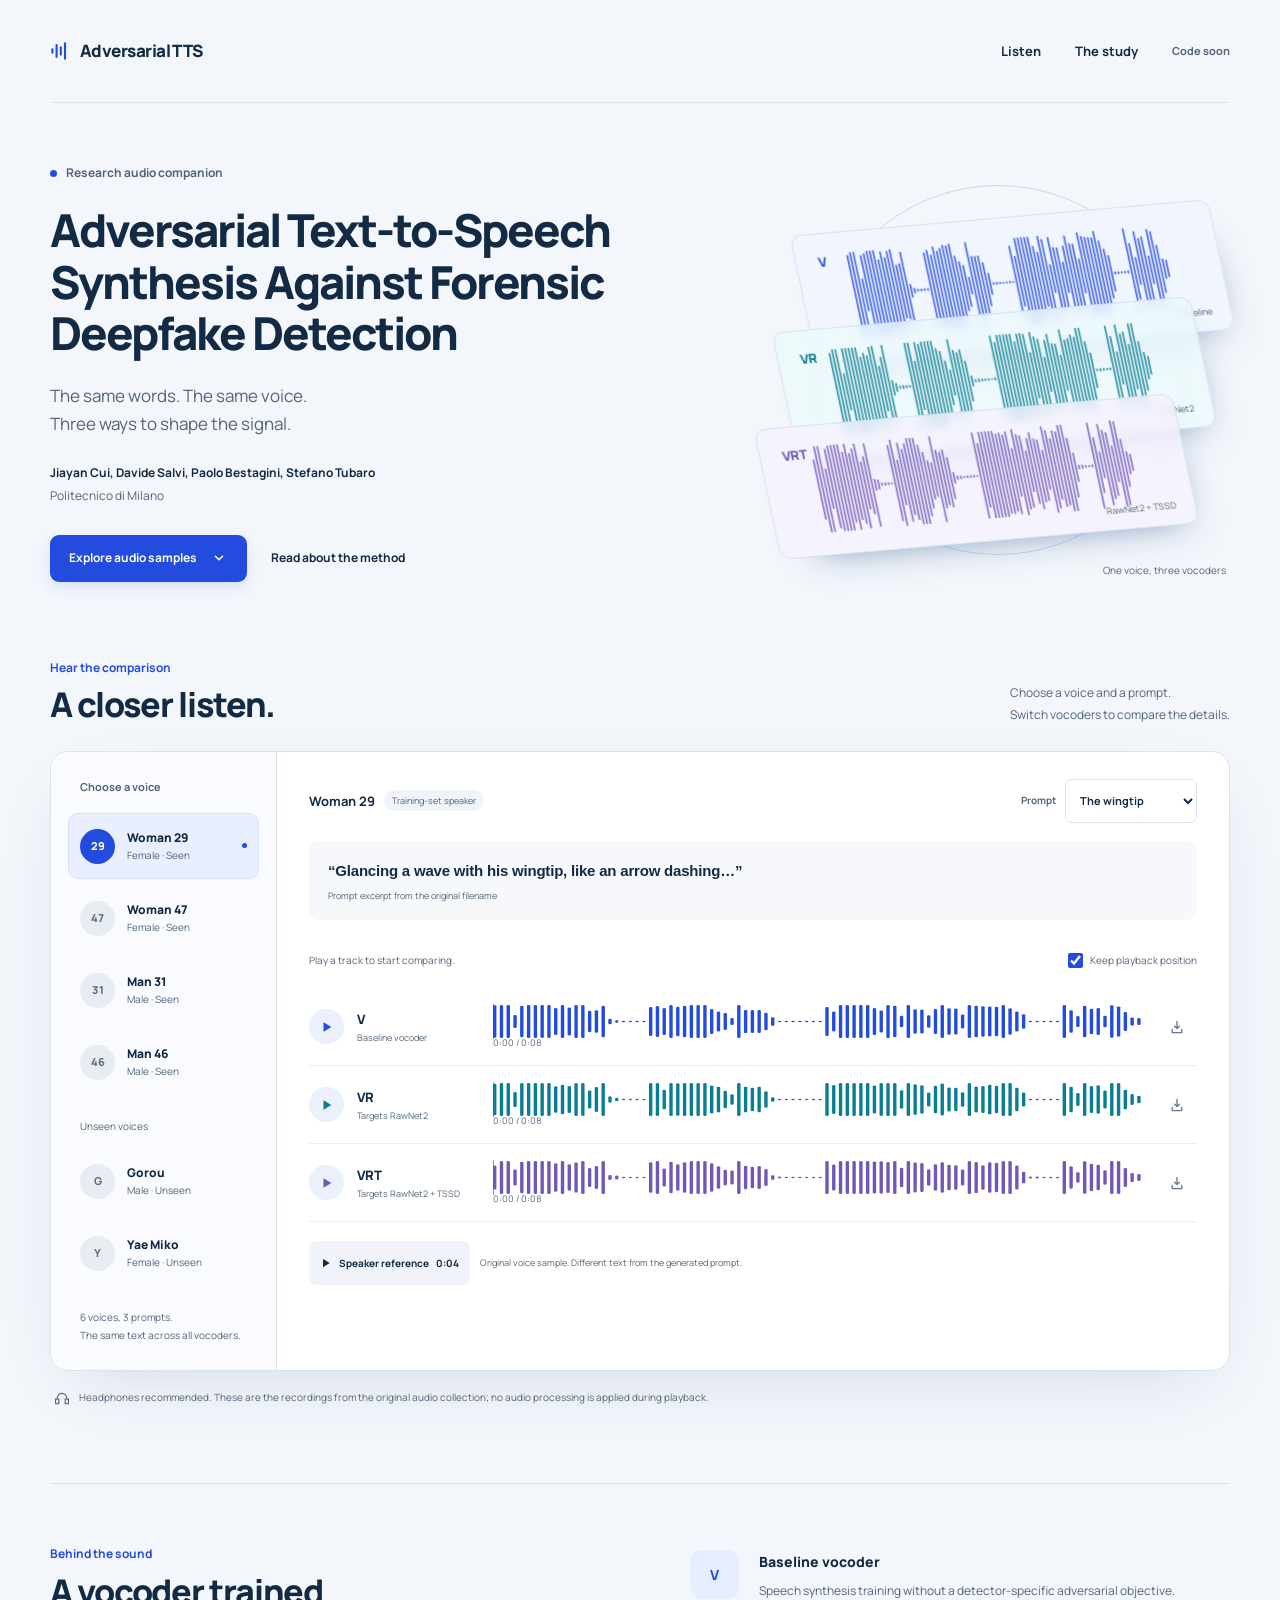
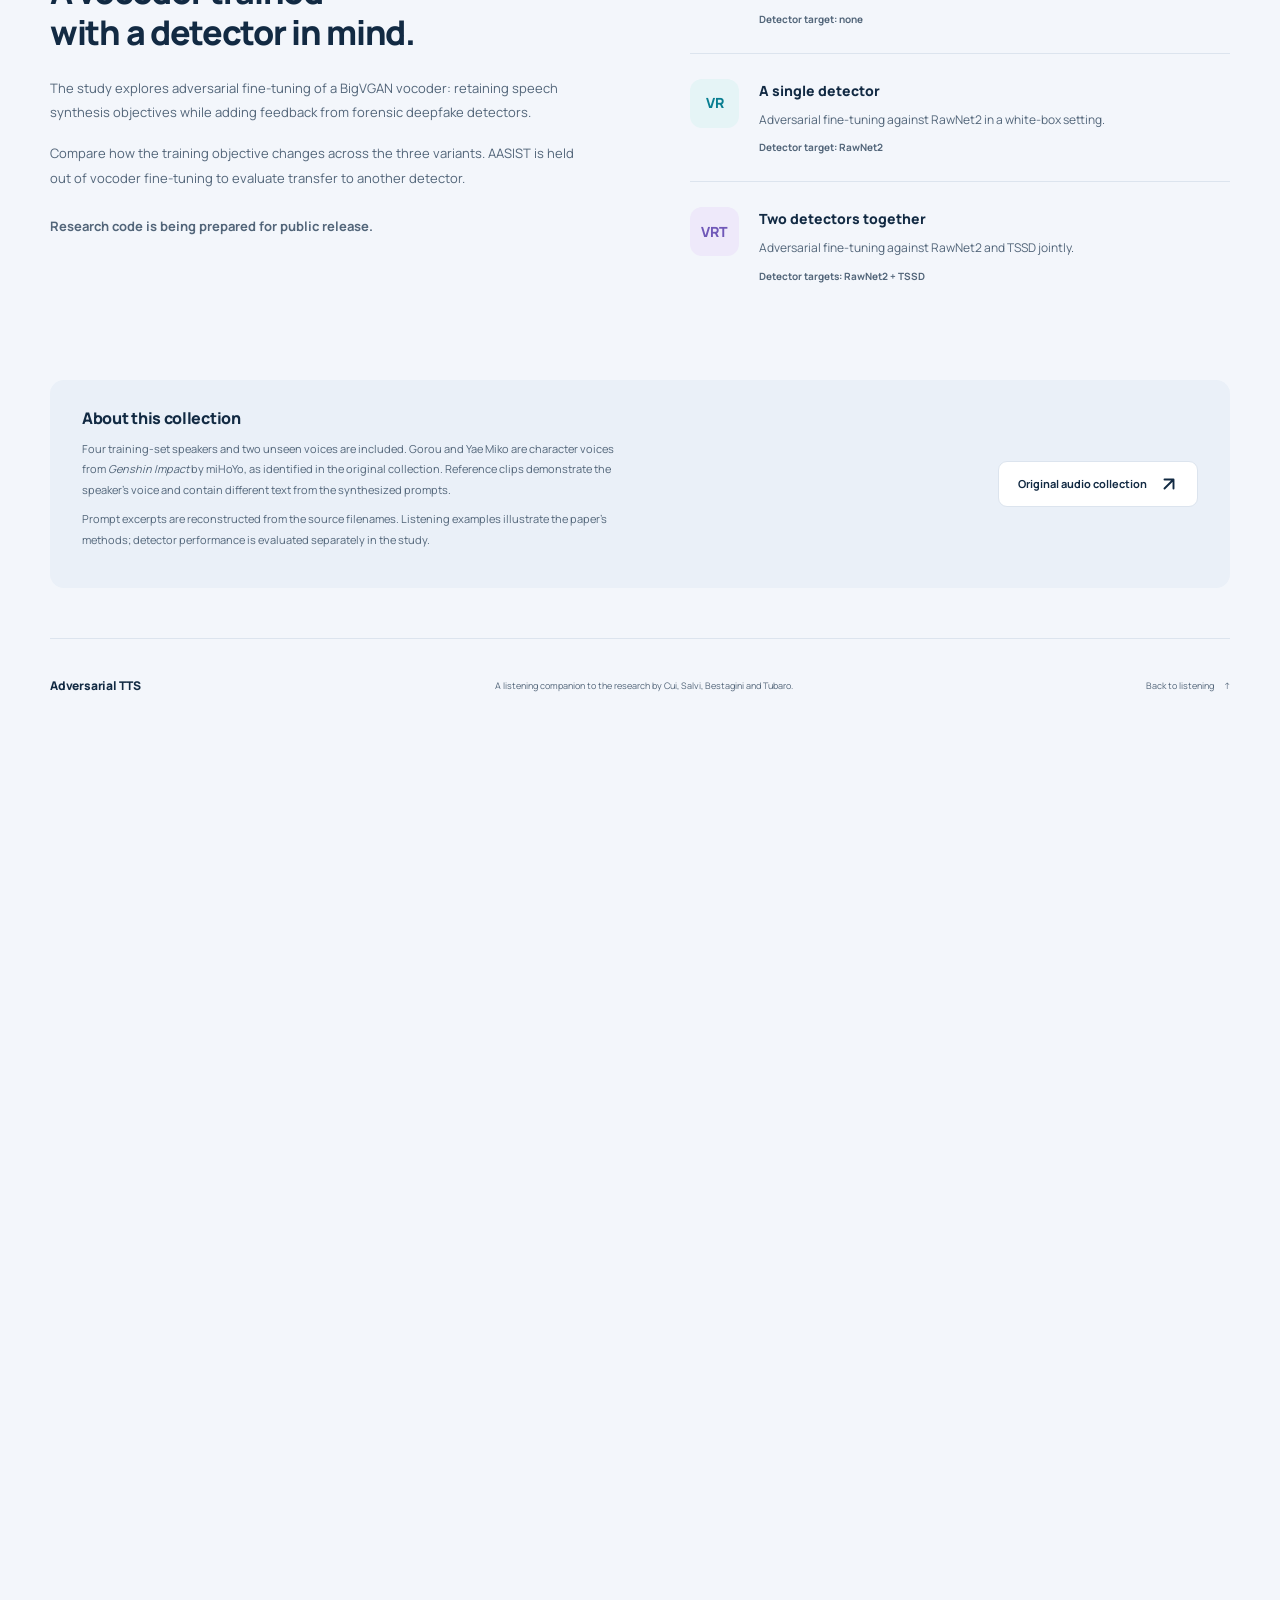
<file: index.html>
<!doctype html>
<html lang="en"><head><meta charset="utf-8"><meta name="viewport" content="width=device-width,initial-scale=1"><meta http-equiv="refresh" content="0;url=bigvgan-spl/"><link rel="canonical" href="https://cocii.github.io/bigvgan-spl/"><title>Adversarial TTS audio samples</title></head><body><p><a href="bigvgan-spl/">Open the Adversarial TTS audio samples.</a></p></body></html>
</file>
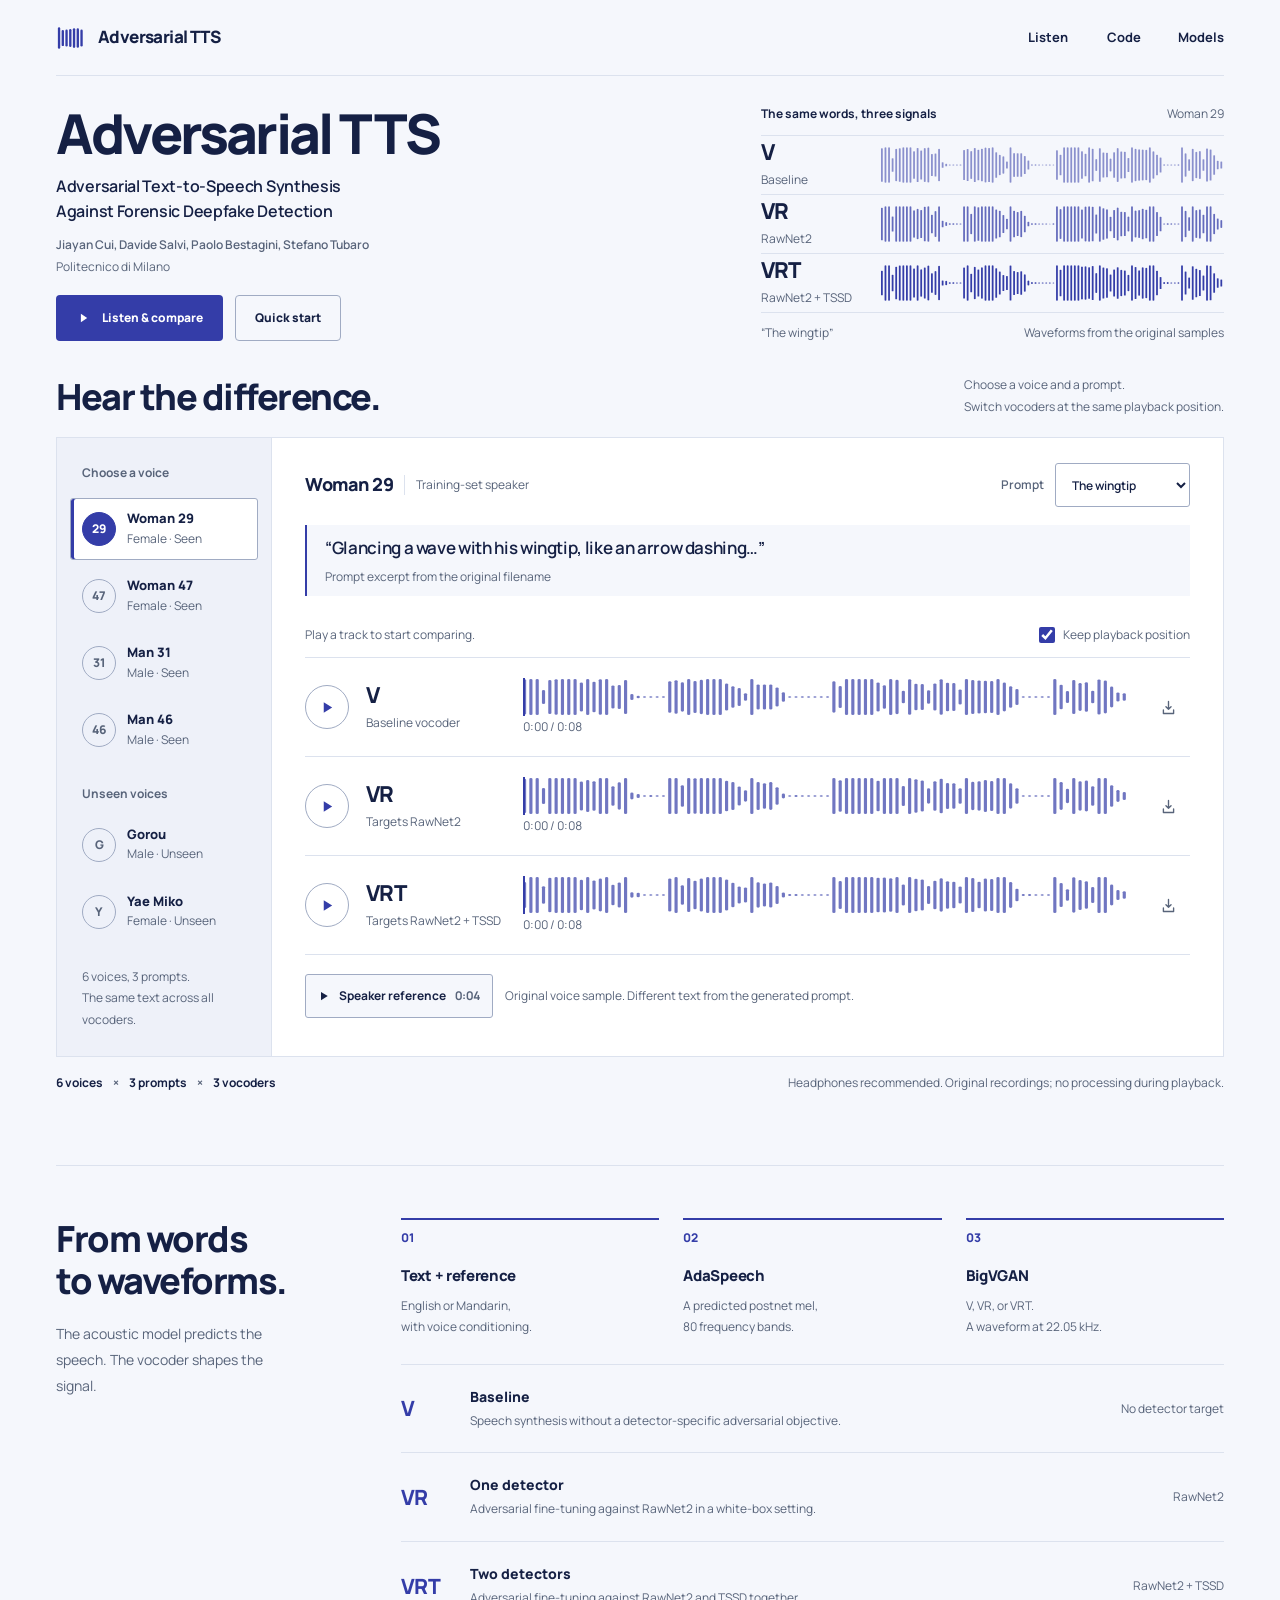
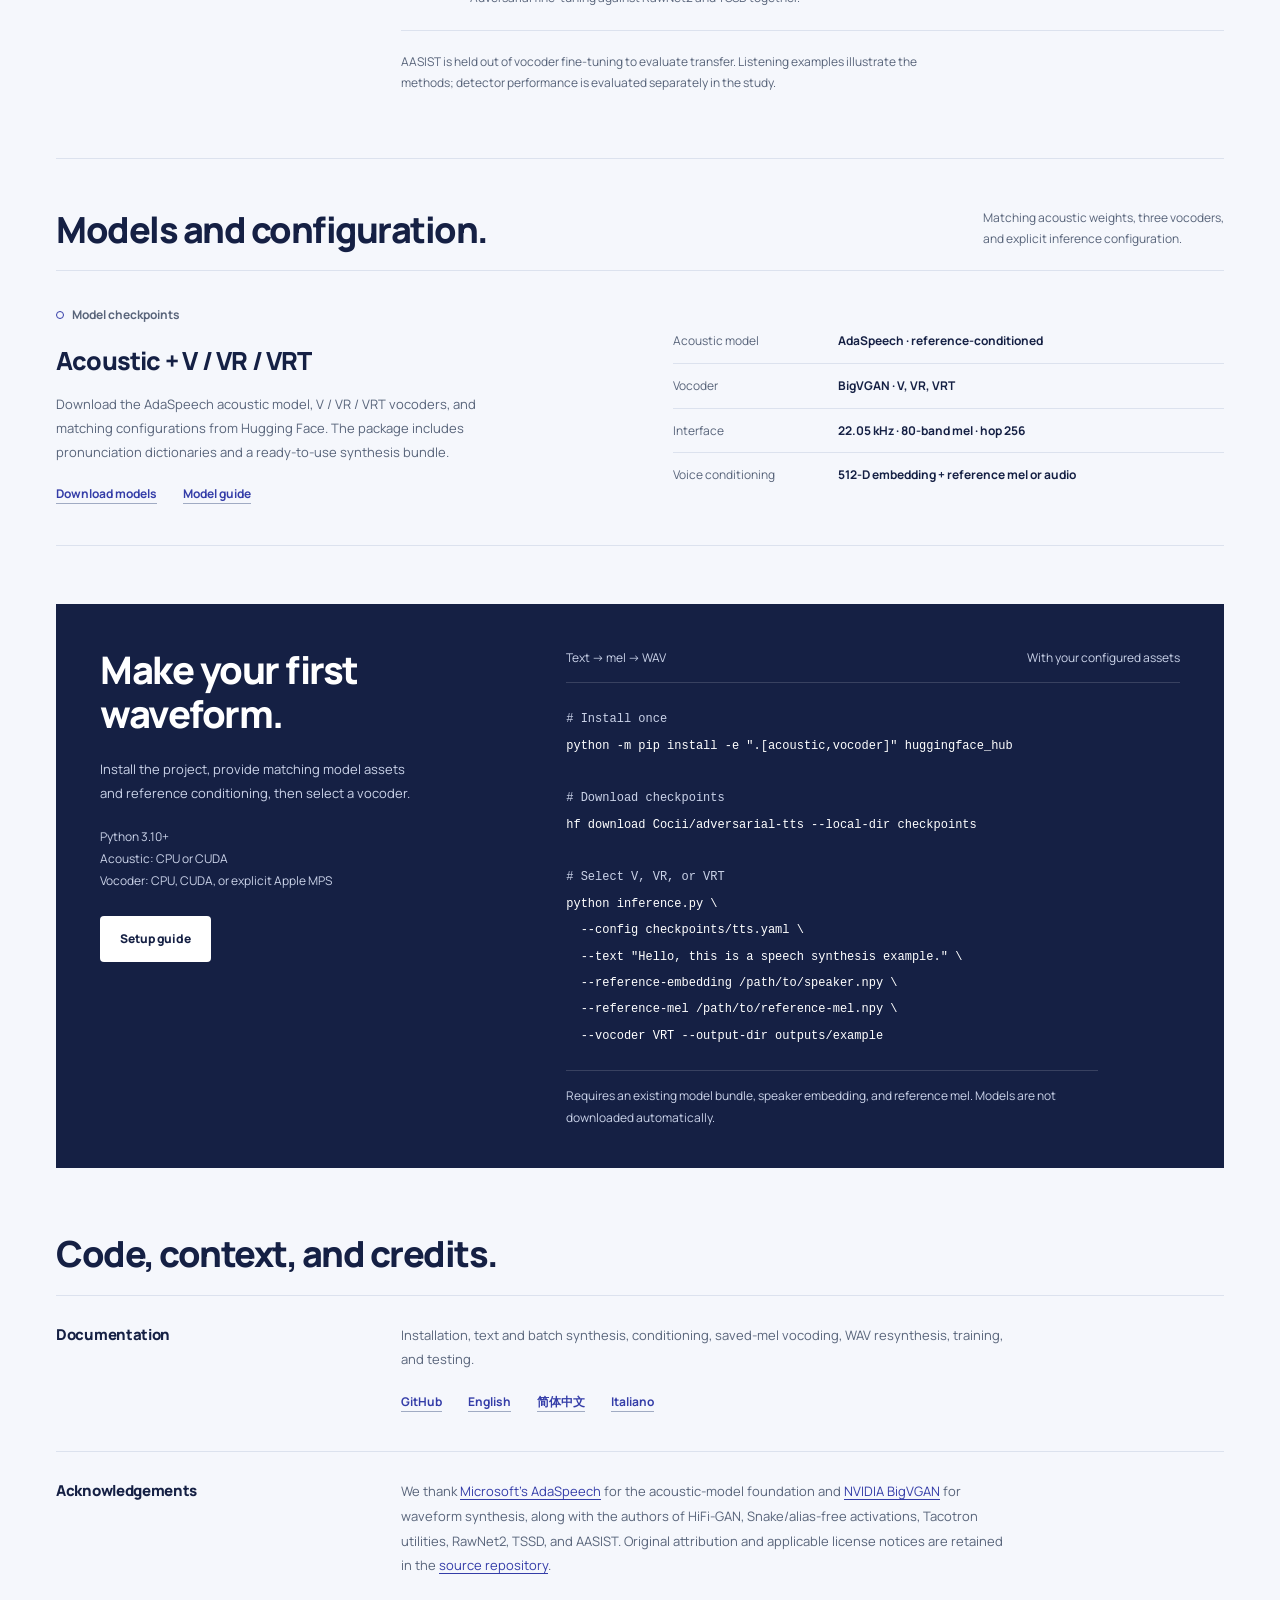
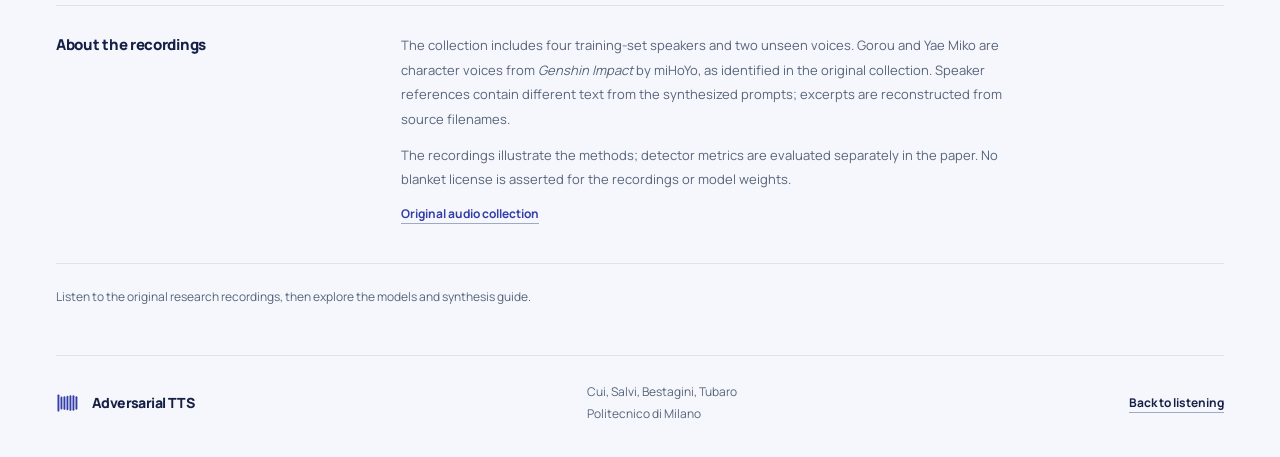
<file: adversarial-tts/index.html>
<!doctype html>
<html lang="en">
<head>
  <meta charset="utf-8">
  <meta name="viewport" content="width=device-width,initial-scale=1">
  <meta name="theme-color" content="#F5F7FC">
  <meta name="description" content="Listen, compare, and synthesize. Reference-conditioned AdaSpeech with three BigVGAN vocoders: V, VR, and VRT.">
  <meta property="og:type" content="website">
  <meta property="og:title" content="Adversarial TTS · Listen and compare">
  <meta property="og:description" content="The audio companion to Adversarial Text-to-Speech Synthesis Against Forensic Deepfake Detection.">
  <meta property="og:url" content="https://cocii.github.io/adversarial-tts/">
  <meta property="og:image" content="https://cocii.github.io/adversarial-tts/assets/cover.svg">
  <meta property="og:image:alt" content="Adversarial TTS with waveforms drawn from the original audio samples">
  <link rel="canonical" href="https://cocii.github.io/adversarial-tts/">
  <title>Adversarial TTS · Listen and compare</title>
  <link rel="icon" type="image/svg+xml" href="assets/favicon.svg">
  <link rel="preload" href="assets/fonts/manrope-400.ttf" as="font" type="font/ttf" crossorigin>
  <link rel="preload" href="assets/fonts/manrope-800.ttf" as="font" type="font/ttf" crossorigin>
  <link rel="stylesheet" href="style.css">
  <script type="module" src="app.js"></script>
</head>
<body>
  <a class="skip-link" href="#listen">Skip to audio samples</a>
  <header class="site-header wrap">
    <a class="brand" href="#top"><img src="assets/favicon.svg" width="30" height="30" alt=""><span>Adversarial TTS</span></a>
    <nav aria-label="Main navigation"><a href="#listen">Listen</a><a href="https://github.com/Cocii/adversarial-tts">Code</a><a href="#models">Models</a></nav>
  </header>
  <main id="top">
    <section class="hero wrap" aria-labelledby="project-title">
      <div class="hero-copy">
        <h1 id="project-title">Adversarial TTS</h1>
        <p class="paper-title">Adversarial Text-to-Speech Synthesis <br class="desktop-break"> Against Forensic Deepfake Detection</p>
        <p class="authors">Jiayan Cui, Davide Salvi, Paolo Bestagini, Stefano Tubaro</p>
        <p class="affiliation">Politecnico di Milano</p>
        <div class="hero-actions"><a class="button primary" href="#listen"><svg viewBox="0 0 20 20" aria-hidden="true"><path d="m7 4 9 6-9 6Z"/></svg>Listen &amp; compare</a><a class="button secondary" href="#quick-start">Quick start</a></div>
      </div>
      <figure class="signal-study" aria-labelledby="signal-caption">
        <div class="signal-heading"><span>The same words, three signals</span><span>Woman 29</span></div>
        <div class="signal-row"><div><strong>V</strong><span>Baseline</span></div><svg class="hero-wave" data-method="v" viewBox="0 0 384 110" preserveAspectRatio="none" aria-hidden="true"></svg></div>
        <div class="signal-row"><div><strong>VR</strong><span>RawNet2</span></div><svg class="hero-wave" data-method="vr" viewBox="0 0 384 110" preserveAspectRatio="none" aria-hidden="true"></svg></div>
        <div class="signal-row"><div><strong>VRT</strong><span>RawNet2 + TSSD</span></div><svg class="hero-wave" data-method="vrt" viewBox="0 0 384 110" preserveAspectRatio="none" aria-hidden="true"></svg></div>
        <figcaption id="signal-caption"><span>“The wingtip”</span><span>Waveforms from the original samples</span></figcaption>
      </figure>
    </section>

    <section id="listen" class="listening-section wrap" aria-labelledby="listen-title">
      <div class="section-heading"><div><h2 id="listen-title">Hear the difference.</h2></div><p>Choose a voice and a prompt. <br> Switch vocoders at the same playback position.</p></div>
      <div id="workspace" class="workspace" aria-busy="true"><p class="initial-state" role="status">Loading the audio collection…</p></div>
      <noscript><p>This listening interface needs JavaScript. You can also listen on the <a href="https://h0yjmbl9to9.feishu.cn/docx/FH7mdd1dco6xDkxFlhPchve8nyh">original audio samples page</a>.</p></noscript>
      <div class="listening-notes"><p>6 voices <span>×</span> 3 prompts <span>×</span> 3 vocoders</p><p>Headphones recommended. Original recordings; no processing during playback.</p></div>
      <p id="player-status" class="sr-only" role="status" aria-live="polite"></p>
    </section>

    <section id="study" class="study-section wrap" aria-labelledby="study-title">
      <div class="study-heading"><h2 id="study-title">From words <br> to waveforms.</h2><p>The acoustic model predicts the speech. The vocoder shapes the signal.</p></div>
      <div class="method-content">
        <ol class="pipeline" aria-label="Synthesis pipeline">
          <li><span class="step-number">01</span><h3>Text + reference</h3><p>English or Mandarin, <br> with voice conditioning.</p></li>
          <li><span class="step-number">02</span><h3>AdaSpeech</h3><p>A predicted postnet mel, <br> 80 frequency bands.</p></li>
          <li><span class="step-number">03</span><h3>BigVGAN</h3><p>V, VR, or VRT. <br> A waveform at 22.05 kHz.</p></li>
        </ol>
        <div class="method-list">
          <article class="method-description"><span class="method-symbol">V</span><div><h3>Baseline</h3><p>Speech synthesis without a detector-specific adversarial objective.</p></div><span class="method-target">No detector target</span></article>
          <article class="method-description"><span class="method-symbol">VR</span><div><h3>One detector</h3><p>Adversarial fine-tuning against RawNet2 in a white-box setting.</p></div><span class="method-target">RawNet2</span></article>
          <article class="method-description"><span class="method-symbol">VRT</span><div><h3>Two detectors</h3><p>Adversarial fine-tuning against RawNet2 and TSSD together.</p></div><span class="method-target">RawNet2 + TSSD</span></article>
        </div>
        <p class="method-note">AASIST is held out of vocoder fine-tuning to evaluate transfer. Listening examples illustrate the methods; detector performance is evaluated separately in the study.</p>
      </div>
    </section>

    <section id="models" class="models-section wrap" aria-labelledby="models-title">
      <div class="section-heading"><h2 id="models-title">Models and configuration.</h2><p>Matching acoustic weights, three vocoders, <br> and explicit inference configuration.</p></div>
      <div class="model-release">
        <div class="release-copy"><span class="release-status"><span aria-hidden="true"></span>Model checkpoints</span><h3>Acoustic + V / VR / VRT</h3><p>Download the AdaSpeech acoustic model, V / VR / VRT vocoders, and matching configurations from Hugging Face. The package includes pronunciation dictionaries and a ready-to-use synthesis bundle.</p><div class="resource-links"><a class="text-link" href="https://huggingface.co/Cocii/adversarial-tts/tree/main">Download models</a><a class="text-link" href="https://github.com/Cocii/adversarial-tts/blob/master/docs/MODELS.md">Model guide</a></div></div>
        <dl class="model-specs"><div><dt>Acoustic model</dt><dd>AdaSpeech · reference-conditioned</dd></div><div><dt>Vocoder</dt><dd>BigVGAN · V, VR, VRT</dd></div><div><dt>Interface</dt><dd>22.05 kHz · 80-band mel · hop 256</dd></div><div><dt>Voice conditioning</dt><dd>512-D embedding + reference mel or audio</dd></div></dl>
      </div>
    </section>

    <section id="quick-start" class="quick-start wrap" aria-labelledby="quick-start-title">
      <div class="quick-start-copy"><h2 id="quick-start-title">Make your first <br> waveform.</h2><p>Install the project, provide matching model assets and reference conditioning, then select a vocoder.</p><p class="quick-start-requirement">Python 3.10+ <br> Acoustic: CPU or CUDA <br> Vocoder: CPU, CUDA, or explicit Apple MPS</p><a class="button light" href="https://github.com/Cocii/adversarial-tts/blob/master/README.md">Setup guide</a></div>
      <div class="code-example"><div class="code-heading"><span>Text → mel → WAV</span><span>With your configured assets</span></div><pre><code><span class="code-comment"># Install once</span>
python -m pip install -e ".[acoustic,vocoder]" huggingface_hub

<span class="code-comment"># Download checkpoints</span>
hf download Cocii/adversarial-tts --local-dir checkpoints

<span class="code-comment"># Select V, VR, or VRT</span>
python inference.py \
  --config checkpoints/tts.yaml \
  --text "Hello, this is a speech synthesis example." \
  --reference-embedding /path/to/speaker.npy \
  --reference-mel /path/to/reference-mel.npy \
  --vocoder VRT --output-dir outputs/example</code></pre><p>Requires an existing model bundle, speaker embedding, and reference mel. Models are not downloaded automatically.</p></div>
    </section>

    <section id="resources" class="resources-section wrap" aria-labelledby="resources-title">
      <div class="section-heading"><h2 id="resources-title">Code, context, and credits.</h2></div>
      <div class="resource-list">
        <article class="resource-row"><h3>Documentation</h3><div><p>Installation, text and batch synthesis, conditioning, saved-mel vocoding, WAV resynthesis, training, and testing.</p><div class="resource-links"><a class="text-link" href="https://github.com/Cocii/adversarial-tts">GitHub</a><a class="text-link" href="https://github.com/Cocii/adversarial-tts/blob/master/README.md">English</a><a class="text-link" href="https://github.com/Cocii/adversarial-tts/blob/master/README.zh-CN.md" lang="zh-CN">简体中文</a><a class="text-link" href="https://github.com/Cocii/adversarial-tts/blob/master/README.it.md" lang="it">Italiano</a></div></div></article>
        <article class="resource-row"><h3>Acknowledgements</h3><div><p>We thank <a href="https://speechresearch.github.io/adaspeech/">Microsoft’s AdaSpeech</a> for the acoustic-model foundation and <a href="https://github.com/NVIDIA/BigVGAN">NVIDIA BigVGAN</a> for waveform synthesis, along with the authors of HiFi-GAN, Snake/alias-free activations, Tacotron utilities, RawNet2, TSSD, and AASIST. Original attribution and applicable license notices are retained in the <a href="https://github.com/Cocii/adversarial-tts/blob/master/THIRD_PARTY_NOTICES.md">source repository</a>.</p></div></article>
        <article class="resource-row"><h3>About the recordings</h3><div><p>The collection includes four training-set speakers and two unseen voices. Gorou and Yae Miko are character voices from <i>Genshin Impact</i> by miHoYo, as identified in the original collection. Speaker references contain different text from the synthesized prompts; excerpts are reconstructed from source filenames.</p><p>The recordings illustrate the methods; detector metrics are evaluated separately in the paper. No blanket license is asserted for the recordings or model weights.</p><a class="text-link" href="https://h0yjmbl9to9.feishu.cn/docx/FH7mdd1dco6xDkxFlhPchve8nyh">Original audio collection</a></div></article>
      </div>
      <p class="preview-note">Listen to the original research recordings, then explore the models and synthesis guide.</p>
    </section>
  </main>
  <footer class="site-footer wrap"><a class="brand" href="#top"><img src="assets/favicon.svg" width="24" height="24" alt=""><span>Adversarial TTS</span></a><p>Cui, Salvi, Bestagini, Tubaro <br> Politecnico di Milano</p><a class="text-link" href="#listen">Back to listening</a></footer>
</body>
</html>
</file>
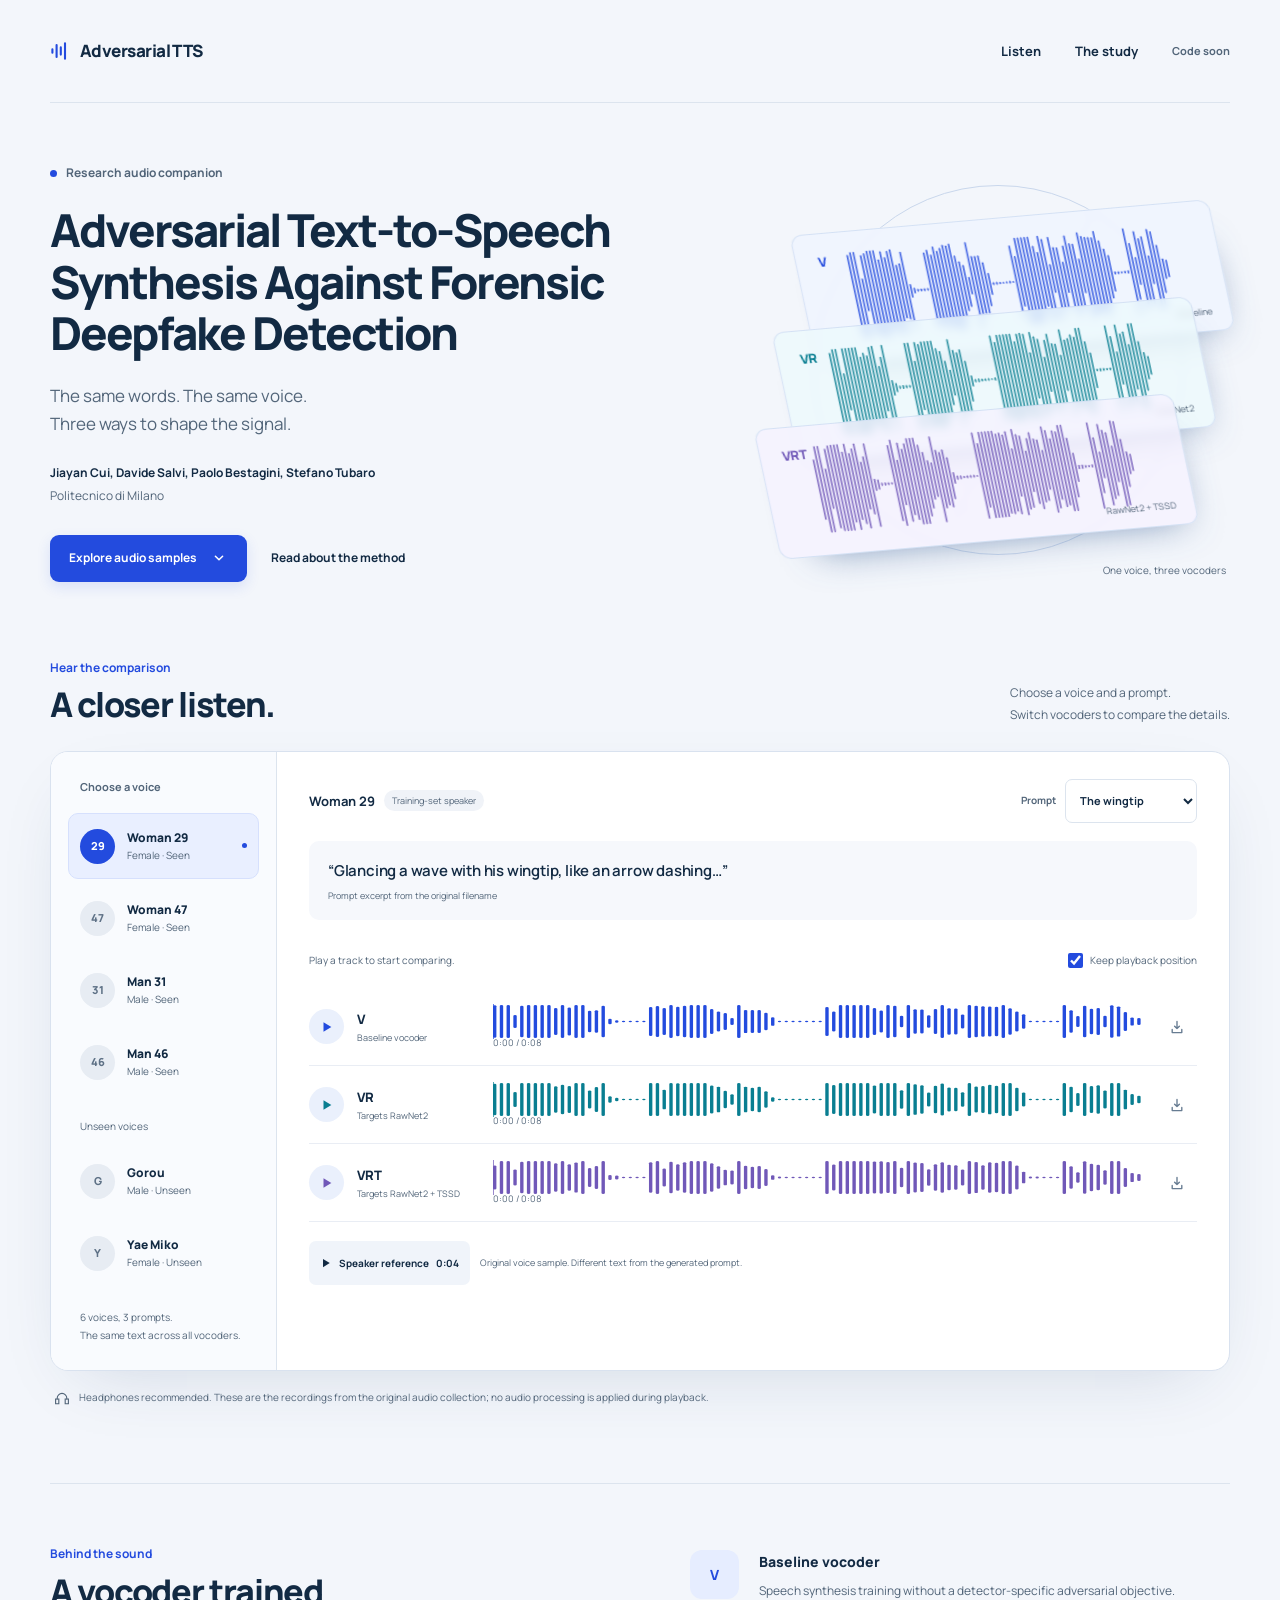
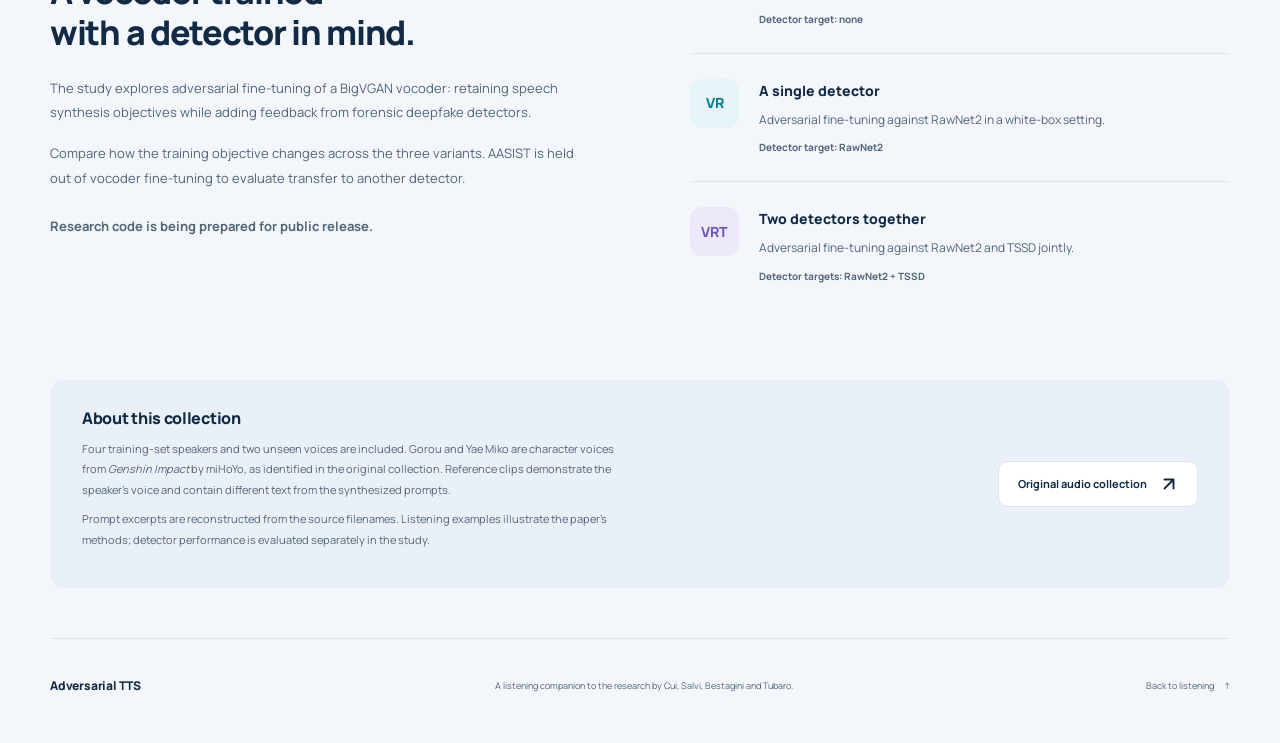
<file: bigvgan-spl/index.html>
<!doctype html>
<html lang="en">
<head>
  <meta charset="utf-8">
  <meta name="viewport" content="width=device-width,initial-scale=1">
  <meta name="theme-color" content="#F3F6FB">
  <meta name="description" content="Listen to audio examples from Adversarial Text-to-Speech Synthesis Against Forensic Deepfake Detection. Compare baseline and detector-aware BigVGAN vocoders.">
  <meta property="og:title" content="Adversarial Text-to-Speech Synthesis Against Forensic Deepfake Detection">
  <meta property="og:description" content="An interactive listening companion: six voices, three prompts, three vocoders.">
  <meta property="og:url" content="https://cocii.github.io/bigvgan-spl/">
  <link rel="canonical" href="https://cocii.github.io/bigvgan-spl/">
  <title>Adversarial TTS · Audio samples</title>
  <link rel="icon" type="image/svg+xml" href="assets/favicon.svg">
  <link rel="preload" href="assets/fonts/manrope-400.ttf" as="font" type="font/ttf" crossorigin>
  <link rel="stylesheet" href="style.css">
  <script type="module" src="app.js"></script>
</head>
<body>
  <a class="skip-link" href="#listen">Skip to audio samples</a>
  <header class="site-header wrap">
    <a class="brand" href="#top" aria-label="Adversarial TTS home"><svg width="30" height="30" viewBox="0 0 30 30" aria-hidden="true"><path d="M4 12v6M11 5v20M18 9v12M25 2v26" fill="none" stroke="currentColor" stroke-width="3.5" stroke-linecap="round"/></svg><span>Adversarial TTS</span></a>
    <nav aria-label="Main navigation"><a href="#listen">Listen</a><a href="#study">The study</a><span class="code-pending" title="The research repository is being prepared for public release.">Code soon</span></nav>
  </header>
  <main id="top">
    <section class="hero wrap" aria-labelledby="paper-title">
      <div class="hero-copy">
        <p class="context"><span class="context-dot"></span> Research audio companion</p>
        <h1 id="paper-title">Adversarial Text-to-Speech Synthesis Against Forensic Deepfake Detection</h1>
        <p class="hero-summary">The same words. The same voice.<br>Three ways to shape the signal.</p>
        <p class="authors">Jiayan Cui, Davide Salvi, Paolo Bestagini, Stefano Tubaro</p>
        <p class="affiliation">Politecnico di Milano</p>
        <div class="hero-actions"><a class="button primary" href="#listen">Explore audio samples <svg viewBox="0 0 20 20" aria-hidden="true"><path d="m6 8 4 4 4-4"/></svg></a><a class="text-link" href="#study">Read about the method</a></div>
      </div>
      <div class="signal-art" aria-hidden="true"><div class="signal-orbit orbit-one"></div><div class="signal-orbit orbit-two"></div><div class="signal-axis"></div><div class="signal-plate plate-v"><span>V</span><svg class="hero-wave" data-method="v" viewBox="0 0 420 110"></svg><small>Baseline</small></div><div class="signal-plate plate-vr"><span>VR</span><svg class="hero-wave" data-method="vr" viewBox="0 0 420 110"></svg><small>RawNet2</small></div><div class="signal-plate plate-vrt"><span>VRT</span><svg class="hero-wave" data-method="vrt" viewBox="0 0 420 110"></svg><small>RawNet2 + TSSD</small></div><p class="art-caption">One voice, three vocoders</p></div>
    </section>

    <section id="listen" class="listening-section wrap" aria-labelledby="listen-title">
      <div class="section-heading"><div><p class="section-kicker">Hear the comparison</p><h2 id="listen-title">A closer listen.</h2></div><p>Choose a voice and a prompt.<br> Switch vocoders to compare the details.</p></div>
      <div id="workspace" class="workspace" aria-busy="true"><p class="initial-state" role="status">Loading the audio collection…</p></div>
      <noscript><p>This listening interface needs JavaScript. You can also listen on the <a href="https://h0yjmbl9to9.feishu.cn/docx/FH7mdd1dco6xDkxFlhPchve8nyh">original audio samples page</a>.</p></noscript>
      <p class="collection-note"><svg viewBox="0 0 20 20" aria-hidden="true"><path d="M4 11V9a6 6 0 0 1 12 0v2M4 10H2v6h4v-6H4Zm12 0h2v6h-4v-6h2Z"/></svg>Headphones recommended. These are the recordings from the original audio collection; no audio processing is applied during playback.</p>
      <p id="player-status" class="sr-only" role="status" aria-live="polite"></p>
    </section>

    <section id="study" class="study-section wrap" aria-labelledby="study-title">
      <div class="study-intro"><p class="section-kicker">Behind the sound</p><h2 id="study-title">A vocoder trained<br>with a detector in mind.</h2><p>The study explores adversarial fine-tuning of a BigVGAN vocoder: retaining speech synthesis objectives while adding feedback from forensic deepfake detectors.</p><p>Compare how the training objective changes across the three variants. AASIST is held out of vocoder fine-tuning to evaluate transfer to another detector.</p><p class="code-release-note">Research code is being prepared for public release.</p></div>
      <div class="method-list"><article class="method-description"><span class="method-symbol method-v">V</span><div><h3>Baseline vocoder</h3><p>Speech synthesis training without a detector-specific adversarial objective.</p><span class="method-target">Detector target: none</span></div></article><article class="method-description"><span class="method-symbol method-vr">VR</span><div><h3>A single detector</h3><p>Adversarial fine-tuning against RawNet2 in a white-box setting.</p><span class="method-target">Detector target: RawNet2</span></div></article><article class="method-description"><span class="method-symbol method-vrt">VRT</span><div><h3>Two detectors together</h3><p>Adversarial fine-tuning against RawNet2 and TSSD jointly.</p><span class="method-target">Detector targets: RawNet2 + TSSD</span></div></article></div>
    </section>

    <section class="source-section wrap" aria-labelledby="collection-title"><div><h2 id="collection-title">About this collection</h2><p>Four training-set speakers and two unseen voices are included. Gorou and Yae Miko are character voices from <i>Genshin Impact</i> by miHoYo, as identified in the original collection. Reference clips demonstrate the speaker’s voice and contain different text from the synthesized prompts.</p><p>Prompt excerpts are reconstructed from the source filenames. Listening examples illustrate the paper’s methods; detector performance is evaluated separately in the study.</p></div><a class="button secondary" href="https://h0yjmbl9to9.feishu.cn/docx/FH7mdd1dco6xDkxFlhPchve8nyh" target="_blank" rel="noopener">Original audio collection <svg viewBox="0 0 16 16" aria-hidden="true"><path d="M4 12 12 4M4 4h8v8"/></svg></a></section>
  </main>
  <footer class="site-footer wrap"><a class="brand footer-brand" href="#top"><span>Adversarial TTS</span></a><p>A listening companion to the research by Cui, Salvi, Bestagini and Tubaro.</p><a href="#listen">Back to listening <span aria-hidden="true">↑</span></a></footer>
</body>
</html>
</file>
<file: adversarial-tts/style.css>
@font-face{font-family:Manrope;src:url(assets/fonts/manrope-400.ttf) format("truetype");font-weight:400;font-style:normal;font-display:swap}
@font-face{font-family:Manrope;src:url(assets/fonts/manrope-600.ttf) format("truetype");font-weight:600;font-style:normal;font-display:swap}
@font-face{font-family:Manrope;src:url(assets/fonts/manrope-700.ttf) format("truetype");font-weight:700;font-style:normal;font-display:swap}
@font-face{font-family:Manrope;src:url(assets/fonts/manrope-800.ttf) format("truetype");font-weight:800;font-style:normal;font-display:swap}
:root{
  --silver:#f5f7fc;--white:#fff;--ink:#152044;--indigo:#343da8;
  --muted:#58647a;--border:#dce2ee;--tint:#e9ecf8;--error:#a82e3d;
  --control-border:#a0abc3;--dark-muted:#cbd3e9;--soft-line:#ffffff26;
}
*{box-sizing:border-box}
html{scroll-behavior:smooth;scroll-padding-top:24px}
body{margin:0;background:var(--silver);color:var(--ink);font:400 16px/1.65 Manrope,Arial,sans-serif;-webkit-font-smoothing:antialiased}
button,input,select{font:inherit}
button,a,input,select{-webkit-tap-highlight-color:transparent}
button,a{touch-action:manipulation}
button{cursor:pointer;color:inherit;border:0}
button:disabled{cursor:wait}
a{color:inherit;text-decoration:none}
img,svg{display:block}
button svg,a svg{width:18px;height:18px;fill:none;stroke:currentColor;stroke-width:1.6;stroke-linecap:round;stroke-linejoin:round;flex-shrink:0}
h1,h2,h3,p,figure,ol,dl,dd{margin:0}
h1,h2,h3{text-wrap:balance}
p{max-width:76ch}
::selection{color:var(--white);background:var(--indigo)}
:focus-visible{outline:3px solid var(--indigo);outline-offset:5px}
[hidden]{display:none!important}
.wrap{width:min(1264px,calc(100% - 112px));margin-inline:auto}
.sr-only{position:absolute;width:1px;height:1px;padding:0;margin:-1px;overflow:hidden;clip:rect(0,0,0,0);white-space:nowrap;border:0}
.skip-link{position:fixed;top:12px;left:20px;padding:12px 20px;background:var(--ink);color:var(--white);z-index:20}
.skip-link:not(:focus){clip-path:inset(50%);width:1px;height:1px;overflow:hidden;padding:0}

.site-header{height:76px;display:flex;justify-content:space-between;align-items:center;border-bottom:1px solid var(--border)}
.brand{display:inline-flex;align-items:center;gap:12px;font-size:17px;line-height:1.3;letter-spacing:-.6px;font-weight:800}
nav{display:flex;align-items:center;gap:32px;font-size:13px;font-weight:700}
nav a{display:inline-flex;align-items:center;justify-content:center;min-height:44px;min-width:44px}
nav a:hover,.text-link:hover{color:var(--indigo)}
.hero{display:grid;grid-template-columns:minmax(0,1.35fr) minmax(0,1fr);gap:80px;align-items:center;padding-block:28px 32px}
.context{font-size:12px;font-weight:600;color:var(--muted);margin-bottom:13px}
h1{font-size:clamp(48px,4.3vw,64px);line-height:1.04;letter-spacing:-2.8px;font-weight:800}
.paper-title{font-size:16px;line-height:1.55;font-weight:600;letter-spacing:-.3px;margin-top:12px;max-width:58ch}
.authors{font-size:12px;line-height:1.8;color:var(--muted);margin-top:10px;font-weight:600}
.affiliation{font-size:12px;color:var(--muted);margin-top:2px}
.hero-actions{display:flex;align-items:center;gap:12px;margin-top:18px;flex-wrap:wrap}
.button{display:inline-flex;align-items:center;justify-content:center;gap:12px;min-height:46px;padding:12px 19px;font-size:12px;font-weight:800;border:1px solid transparent;border-radius:4px;transition:background .18s,color .18s,border-color .18s}
.primary{background:var(--indigo);color:var(--white)}
.primary svg{fill:currentColor;stroke-width:0;width:14px}
.primary:hover{background:var(--ink)}
.secondary{border-color:var(--control-border);background:transparent}
.secondary:hover{background:var(--white);border-color:var(--indigo)}
.signal-study{min-width:0}
.signal-heading{display:flex;justify-content:space-between;gap:16px;font-size:12px;font-weight:700;padding-bottom:11px;border-bottom:1px solid var(--border)}
.signal-heading>span:last-child{font-size:12px;color:var(--muted);white-space:nowrap;font-weight:400}
.signal-row{display:grid;grid-template-columns:100px minmax(0,1fr);gap:20px;align-items:center;min-height:59px;border-bottom:1px solid var(--border)}
.signal-row strong{font-size:22px;letter-spacing:-1px;font-weight:800;line-height:1.1;display:block}
.signal-row span{font-size:12px;color:var(--muted);display:block;margin-top:6px;white-space:nowrap}
.hero-wave{width:100%;height:36px;color:var(--indigo)}
.signal-row:nth-child(2) .hero-wave{opacity:.55}
.signal-row:nth-child(3) .hero-wave{opacity:.75}
figcaption{display:flex;justify-content:space-between;gap:14px;font-size:12px;color:var(--muted);line-height:1.6;padding-top:10px}

.section-heading{display:flex;justify-content:space-between;align-items:end;gap:32px;margin-bottom:20px}
h2{font-size:36px;line-height:1.15;letter-spacing:-1.5px;font-weight:800}
.section-heading>p{font-size:12px;line-height:1.8;color:var(--muted)}
.listening-section{padding-bottom:72px}
.workspace{display:grid;grid-template-columns:215px minmax(0,1fr);background:var(--white);border:1px solid var(--border);min-height:550px}
.initial-state{grid-column:1/-1;text-align:center;padding:100px 30px;max-width:none;width:100%;font-size:14px;color:var(--muted)}
.initial-state a{text-decoration:underline}
.speaker-panel{background:#eef1f9;border-right:1px solid var(--border);padding:25px 13px;min-width:0}
.panel-label{font-size:12px;font-weight:700;margin:0 12px 15px;color:var(--muted)}
.speaker-list{display:flex;flex-direction:column;gap:5px}
.speaker-button{width:100%;display:flex;align-items:center;gap:11px;padding:10px 11px;min-height:62px;border-radius:3px;text-align:left;background:transparent;border:1px solid transparent;transition:background .18s}
.speaker-button:hover{background:var(--tint)}
.speaker-button[aria-pressed=true]{background:var(--white);border-color:var(--control-border);box-shadow:inset 3px 0 var(--indigo)}
.voice-avatar{width:34px;height:34px;display:grid;place-items:center;border:1px solid var(--control-border);border-radius:50%;font-size:12px;font-weight:800;flex-shrink:0;color:var(--muted)}
.speaker-button[aria-pressed=true] .voice-avatar{background:var(--indigo);border-color:var(--indigo);color:var(--white)}
.speaker-name{display:block;font-size:13px;font-weight:800;line-height:1.5}
.speaker-detail{display:block;font-size:12px;color:var(--muted);line-height:1.7;white-space:nowrap}
.group-divider{font-size:12px;font-weight:700;color:var(--muted);margin:18px 12px 5px}
.speaker-footnote{font-size:12px;line-height:1.8;color:var(--muted);margin:23px 12px 0}
.comparison-panel{padding:25px 33px 21px;min-width:0}
.comparison-top{display:flex;align-items:center;justify-content:space-between;gap:18px;margin-bottom:18px}
.selected-speaker{display:flex;align-items:center;gap:11px;font-size:12px}
.selected-speaker strong{font-size:18px;font-weight:800;letter-spacing:-.5px}
.pill{font-size:12px;color:var(--muted);border-left:1px solid var(--border);padding-left:11px;line-height:1.7}
.prompt-control{display:flex;align-items:center;gap:11px;font-size:12px;color:var(--muted);font-weight:600;min-width:0}
.prompt-control select{max-width:185px;min-height:44px;padding:9px 30px 9px 12px;border:1px solid var(--control-border);border-radius:3px;background:var(--white);color:var(--ink);font-size:12px;min-width:0}
.prompt-copy{border-left:2px solid var(--indigo);padding:9px 18px;margin-bottom:17px;background:var(--silver)}
.prompt-copy p{font-size:17px;font-weight:600;line-height:1.65;letter-spacing:-.35px}
.prompt-copy small{display:block;font-size:12px;color:var(--muted);margin-top:5px}
.playback-toolbar{display:flex;align-items:center;justify-content:space-between;gap:20px;border-bottom:1px solid var(--border);min-height:44px}
.playback-hint{font-size:12px;color:var(--muted)}
.lock-control{display:inline-flex;align-items:center;gap:8px;font-size:12px;color:var(--muted);min-height:44px;white-space:nowrap;cursor:pointer}
.lock-control input{accent-color:var(--indigo);width:16px;height:16px;margin:0}
.track{display:grid;grid-template-columns:44px 140px minmax(0,1fr) 44px;gap:17px;align-items:center;border-bottom:1px solid var(--border);padding:20px 0;--track-color:var(--indigo)}
.play-button{width:44px;height:44px;display:grid;place-items:center;border:1px solid var(--control-border);border-radius:50%;color:var(--indigo);background:var(--white);transition:background .18s,color .18s,border-color .18s}
.play-button:hover{background:var(--tint);border-color:var(--indigo)}
.play-button[aria-pressed=true]{background:var(--indigo);border-color:var(--indigo);color:var(--white)}
.play-button svg{width:15px;height:15px;fill:currentColor;stroke-width:0}
.track-name strong{display:block;font-size:22px;font-weight:800;line-height:1.25;letter-spacing:-.7px}
.track-name span{display:block;font-size:12px;color:var(--muted);margin-top:3px;line-height:1.6}
.waveform-control{position:relative;min-width:0;height:58px}
.waveform{position:absolute;inset:0 auto auto 0;width:100%;height:38px;color:var(--indigo);opacity:.7}
.waveform-progress{position:absolute;top:0;left:0;height:38px;width:0;overflow:hidden;pointer-events:none;background:#343da818;border-right:2px solid var(--indigo)}
.waveform-control input{position:absolute;inset:0 auto auto 0;width:100%;height:44px;opacity:0;cursor:pointer;margin:0}
.waveform-control:focus-within{outline:2px solid var(--indigo);outline-offset:5px}
.time-display{position:absolute;left:0;bottom:0;font-size:12px;font-variant-numeric:tabular-nums;color:var(--muted);line-height:1.5}
.download-link{display:grid;place-items:center;width:44px;height:44px;color:var(--muted);border-radius:3px}
.download-link:hover{color:var(--indigo);background:var(--silver)}
.download-link svg{width:17px;height:17px}
.track-error{grid-column:2/-1;color:var(--error);font-size:12px}
.reference-row{display:flex;align-items:center;flex-wrap:wrap;gap:12px;padding-top:19px}
.reference-button{display:inline-flex;align-items:center;gap:9px;min-height:44px;padding:10px 12px;background:var(--silver);border:1px solid var(--control-border);border-radius:3px;font-size:12px;font-weight:700;white-space:nowrap}
.reference-button svg{width:12px;height:12px;fill:currentColor;stroke-width:0}
.reference-button>span:last-child{color:var(--muted);font-size:12px;font-variant-numeric:tabular-nums}
.reference-button:hover{border-color:var(--indigo)}
.reference-button[aria-pressed=true]{background:var(--indigo);border-color:var(--indigo);color:var(--white)}
.reference-button[aria-pressed=true]>span:last-child{color:var(--dark-muted)}
.reference-note{font-size:12px;color:var(--muted);flex:1;min-width:150px}
.reference-error{font-size:12px;color:var(--error);width:100%}
.listening-notes{display:flex;justify-content:space-between;gap:24px;color:var(--muted);font-size:12px;line-height:1.8;margin-top:15px}
.listening-notes>p:first-child{color:var(--ink);font-weight:700;white-space:nowrap}
.listening-notes span{margin-inline:8px;color:var(--muted)}

.study-section{display:grid;grid-template-columns:280px minmax(0,1fr);gap:65px;padding-block:52px 64px;border-top:1px solid var(--border)}
.study-heading>p{color:var(--muted);font-size:14px;line-height:1.85;margin-top:20px;max-width:27ch}
.pipeline{list-style:none;display:grid;grid-template-columns:repeat(3,minmax(0,1fr));padding:0 0 26px;border-bottom:1px solid var(--border);gap:24px}
.step-number{display:block;font-size:12px;color:var(--indigo);font-weight:800;padding-top:8px;border-top:2px solid var(--indigo);margin-bottom:16px}
.pipeline h3{font-size:15px;letter-spacing:-.3px;font-weight:800;margin-bottom:6px}
.pipeline p{font-size:12px;color:var(--muted);line-height:1.8}
.method-description{display:grid;grid-template-columns:53px minmax(0,1fr) auto;gap:16px;align-items:center;padding:21px 0;border-bottom:1px solid var(--border)}
.method-symbol{color:var(--indigo);font-size:21px;font-weight:800;letter-spacing:-.75px}
.method-description h3{font-size:14px;font-weight:800;line-height:1.5;margin-bottom:3px}
.method-description p{font-size:12px;color:var(--muted);line-height:1.8}
.method-target{font-size:12px;color:var(--muted);white-space:nowrap;padding-left:20px}
.method-note{font-size:12px;color:var(--muted);line-height:1.8;margin-top:20px}
.models-section{padding-block:48px 58px;border-top:1px solid var(--border)}
.model-release{display:grid;grid-template-columns:minmax(0,1fr) minmax(0,1fr);border-block:1px solid var(--border);gap:65px;padding-block:29px}
.release-status{display:inline-flex;align-items:center;gap:8px;font-size:12px;font-weight:700;color:var(--muted);margin-bottom:15px}
.release-status>span{width:8px;height:8px;border:1.5px solid var(--indigo);border-radius:50%}
.release-copy h3{font-size:25px;letter-spacing:-.8px;font-weight:800;margin-bottom:11px}
.release-copy>p{font-size:13px;color:var(--muted);line-height:1.85;max-width:56ch}
.text-link{display:inline-flex;align-items:center;gap:9px;font-size:12px;font-weight:700;min-height:44px;text-decoration:underline;text-underline-offset:5px;text-decoration-color:var(--control-border);text-decoration-thickness:1px}
.release-copy>.text-link{margin-top:9px;color:var(--indigo)}
.model-specs{display:flex;flex-direction:column;justify-content:center}
.model-specs>div{display:grid;grid-template-columns:145px minmax(0,1fr);gap:20px;border-bottom:1px solid var(--border);padding:12px 0;font-size:12px}
.model-specs>div:last-child{border:0}
.model-specs dt{color:var(--muted)}
.model-specs dd{font-weight:700}
.quick-start{background:var(--ink);color:var(--white);display:grid;grid-template-columns:minmax(0,.85fr) minmax(0,1.3fr);gap:65px;padding:44px 44px 40px;margin-bottom:65px}
.quick-start h2{font-size:38px}
.quick-start-copy>p{font-size:13px;line-height:1.85;color:var(--dark-muted);margin-top:21px;max-width:40ch}
.quick-start-copy>.quick-start-requirement{font-size:12px}
.light{color:var(--ink);background:var(--white);margin-top:24px}
.light:hover{background:var(--tint)}
.code-example{min-width:0}
.code-heading{display:flex;justify-content:space-between;gap:18px;font-size:12px;color:var(--dark-muted);padding-bottom:14px;border-bottom:1px solid var(--soft-line)}
pre{margin:0;padding-block:22px;overflow-x:auto;tab-size:2}
code{font:400 12px/1.9 ui-monospace,SFMono-Regular,Consolas,monospace;color:var(--white)}
.code-comment{color:var(--dark-muted)}
.code-example>p{border-top:1px solid var(--soft-line);padding-top:14px;font-size:12px;color:var(--dark-muted);line-height:1.8}
.resources-section{padding-bottom:48px}
.resource-list{border-top:1px solid var(--border)}
.resource-row{display:grid;grid-template-columns:280px minmax(0,1fr);gap:65px;padding-block:27px;border-bottom:1px solid var(--border)}
.resource-row h3{font-size:15px;font-weight:800;letter-spacing:-.3px}
.resource-row p{font-size:13px;color:var(--muted);line-height:1.9}
.resource-row p+p{margin-top:11px}
.resource-row p a{color:var(--indigo);text-decoration:underline;text-underline-offset:3px}
.resource-links{display:flex;flex-wrap:wrap;gap:0 26px;margin-top:8px;color:var(--indigo)}
.resource-row .text-link{color:var(--indigo)}
.preview-note{margin-top:23px;color:var(--muted);font-size:12px}
.site-footer{display:flex;justify-content:space-between;align-items:center;gap:30px;border-top:1px solid var(--border);padding-block:25px 32px}
.site-footer .brand{font-size:14px}
.site-footer p{font-size:12px;color:var(--muted);line-height:1.8}
.site-footer .text-link{font-size:12px}

@media(max-width:1150px){
  .wrap{width:calc(100% - 72px)}.hero{gap:44px;grid-template-columns:minmax(0,1.25fr) minmax(0,1fr)}
  h1{font-size:53px;letter-spacing:-2.5px}.paper-title{font-size:15px}.desktop-break{display:none}
  .signal-row{grid-template-columns:89px minmax(0,1fr);gap:15px}.signal-heading{font-size:12px}.signal-heading>span:last-child{display:none}
  figcaption{font-size:12px;flex-wrap:wrap;gap:3px}.workspace{grid-template-columns:195px minmax(0,1fr)}
  .speaker-panel{padding-inline:10px}.speaker-button{gap:8px;padding-inline:9px}.speaker-name{font-size:12px}.speaker-detail{font-size:12px}
  .comparison-panel{padding-inline:25px}.track{grid-template-columns:44px 111px minmax(0,1fr) 44px;gap:13px}
  .track-name span{font-size:12px}.study-section,.resource-row{grid-template-columns:235px minmax(0,1fr);gap:40px}
  .method-target{padding-left:5px;font-size:12px}.quick-start{gap:40px;padding-inline:33px}.quick-start h2{font-size:34px}
  .model-release{gap:40px}.model-specs>div{grid-template-columns:120px minmax(0,1fr);gap:15px;font-size:12px}
}
@media(max-width:850px){
  .wrap{width:calc(100% - 48px)}.site-header{height:78px}
  .hero{grid-template-columns:1fr;padding-block:31px 37px;gap:30px}.hero-copy{max-width:710px}
  h1{font-size:58px;letter-spacing:-2.7px}.paper-title{max-width:54ch}.authors{margin-top:14px}
  .signal-study{display:grid;grid-template-columns:repeat(3,minmax(0,1fr));gap:0 22px}
  .signal-heading{grid-column:1/-1;padding-bottom:10px}.signal-heading>span:last-child{display:block}
  .signal-row{grid-template-columns:1fr;gap:8px;padding-block:14px 10px;min-height:0}
  .signal-row>div{display:flex;align-items:baseline;gap:9px}.signal-row strong{font-size:18px}.signal-row span{margin:0;font-size:12px}
  .hero-wave{height:34px}figcaption{grid-column:1/-1;font-size:12px;justify-content:space-between}
  .section-heading{margin-bottom:21px}h2{font-size:32px}.section-heading>p{font-size:12px}
  .workspace{grid-template-columns:minmax(0,1fr);min-height:0}.speaker-panel{border-right:0;border-bottom:1px solid var(--border);padding:16px 18px}
  .panel-label{margin:0 0 12px;font-size:12px}.speaker-list{display:grid;grid-template-columns:repeat(3,minmax(0,1fr));gap:6px 12px}
  .speaker-button{min-height:57px;padding:8px;gap:10px}.speaker-name{font-size:12px}.speaker-detail{font-size:12px}
  .group-divider,.speaker-footnote{display:none}.voice-avatar{width:30px;height:30px;font-size:12px}
  .comparison-panel{padding:23px 26px}.track{grid-template-columns:44px 130px minmax(0,1fr) 44px;gap:15px}.track-name span{font-size:12px}
  .listening-notes{font-size:12px;gap:22px}.listening-section{padding-bottom:46px}
  .study-section{grid-template-columns:1fr;gap:29px;padding-block:36px 44px}
  .study-heading{display:grid;grid-template-columns:1fr 1fr;gap:30px;align-items:start}.study-heading>p{margin-top:0;max-width:31ch;font-size:13px}
  .study-heading h2 br{display:none}.method-target{font-size:12px}.models-section{padding-block:35px 41px}
  .model-release{gap:35px}.release-copy h3{font-size:22px}.model-specs>div{grid-template-columns:1fr;gap:4px;padding-block:10px}
  .quick-start{grid-template-columns:1fr;padding:32px;gap:30px;margin-bottom:44px}
  .quick-start-copy{display:grid;grid-template-columns:1fr 1fr;gap:10px 28px}.quick-start h2{grid-row:1/3}
  .quick-start-copy>p{margin-top:0;font-size:12px}.quick-start-copy>.light{grid-column:2;justify-self:start;margin-top:7px}
  .quick-start-copy>.quick-start-requirement{font-size:12px}.quick-start code{font-size:12px}
  .resource-row{grid-template-columns:170px minmax(0,1fr);gap:30px}.resource-row p{font-size:12px}.resources-section{padding-bottom:35px}
}
@media(max-width:520px){
  .wrap{width:calc(100% - 36px)}.site-header{height:70px}.brand{font-size:14px;gap:8px}.brand>img{width:24px;height:24px}nav{gap:12px;font-size:12px}
  .hero{padding-block:26px 32px;gap:25px}.context{font-size:12px;margin-bottom:12px}
  h1{font-size:43px;letter-spacing:-2px}.paper-title{font-size:13px;line-height:1.65;margin-top:16px}
  .authors{font-size:12px;line-height:1.75;max-width:39ch;margin-top:13px}.affiliation{font-size:12px}
  .hero-actions{gap:10px;margin-top:18px}.button{font-size:12px;padding:11px 15px;gap:9px;min-height:44px}
  .signal-study{display:none}.section-heading{align-items:start;gap:13px;flex-direction:column;margin-bottom:19px}
  h2{font-size:29px;letter-spacing:-1.1px}.section-heading>p{font-size:12px;max-width:35ch;line-height:1.7}.section-heading>p br{display:none}
  .speaker-panel{padding:14px 10px}.panel-label{padding-left:5px;font-size:12px}.speaker-list{gap:6px}
  .speaker-button{padding:8px 6px;gap:0;min-height:57px}.voice-avatar{display:none}.speaker-name{font-size:12px}.speaker-detail{font-size:12px}
  .comparison-panel{padding:19px 16px}.comparison-top{display:grid;grid-template-columns:auto minmax(0,1fr);gap:12px;margin-bottom:15px}
  .selected-speaker{display:block}.selected-speaker strong{font-size:15px}.pill{display:none}.prompt-control{justify-content:end;gap:7px;font-size:12px}
  .prompt-control select{width:100%;max-width:142px;font-size:12px;padding-left:8px;padding-right:18px}
  .prompt-copy{padding:10px 12px;margin-bottom:12px}.prompt-copy p{font-size:15px;line-height:1.65}.prompt-copy small{font-size:12px;line-height:1.7}
  .playback-toolbar{gap:12px;min-height:49px}.playback-hint{font-size:12px;line-height:1.7;max-width:21ch}
  .lock-control{font-size:12px;gap:6px}.lock-control input{width:15px;height:15px}
  .track{grid-template-columns:44px 65px minmax(0,1fr) 44px;gap:10px;padding-block:19px}.track-name strong{font-size:20px}.track-name span{font-size:12px;line-height:1.6}
  .waveform-control{height:56px}.waveform{height:36px}.waveform-progress{height:36px}.time-display{font-size:12px}
  .reference-row{gap:10px}.reference-note{font-size:12px;line-height:1.7;min-width:120px}.reference-button{font-size:12px;padding-inline:10px;gap:8px}
  .track-error,.reference-error{font-size:12px}.listening-notes{display:block;font-size:12px;margin-top:12px}.listening-notes p+p{margin-top:5px}
  .listening-notes span{margin-inline:6px}.listening-section{padding-bottom:35px}
  .study-section{padding-block:30px 37px;gap:26px}.study-heading{display:block}.study-heading>p{margin-top:15px;max-width:38ch;font-size:13px}
  .pipeline{gap:14px;padding-bottom:20px}.step-number{margin-bottom:13px;font-size:12px}
  .pipeline h3{font-size:12px;letter-spacing:-.2px}.pipeline p{font-size:12px;line-height:1.8}.pipeline br{display:none}
  .method-description{grid-template-columns:41px minmax(0,1fr);gap:0 12px;padding-block:20px}
  .method-symbol{font-size:19px;grid-row:1/3;align-self:start;padding-top:2px}
  .method-description h3{font-size:13px}.method-description p{font-size:12px}
  .method-target{grid-column:2;padding:0;margin-top:7px;font-size:12px;font-weight:700;color:var(--indigo)}.method-note{font-size:12px}
  .models-section{padding-block:30px 34px}.model-release{grid-template-columns:1fr;gap:20px;padding-block:25px}
  .release-copy h3{font-size:22px}.release-copy>p{font-size:13px}.release-status{font-size:12px;margin-bottom:13px}
  .model-specs>div{grid-template-columns:110px minmax(0,1fr);gap:12px;font-size:12px;padding-block:12px}
  .model-specs dt,.model-specs dd{line-height:1.8}.text-link{font-size:12px}
  .quick-start{padding:27px 22px;gap:25px;margin-bottom:35px}.quick-start-copy{display:block}.quick-start h2{font-size:32px}
  .quick-start-copy>p{margin-top:17px;font-size:13px;max-width:38ch}.quick-start-copy>.quick-start-requirement{font-size:12px;margin-top:14px}
  .quick-start-copy>.light{margin-top:21px}.code-heading{font-size:12px;gap:14px}.code-heading>span:last-child{display:none}
  .quick-start code{font-size:12px;line-height:1.9}.code-example>p{font-size:12px}
  .resource-row{grid-template-columns:1fr;gap:11px;padding-block:23px}.resource-row h3{font-size:14px}.resource-row p{font-size:13px}
  .resource-links{gap:0 24px;margin-top:8px}.resources-section{padding-bottom:30px}.preview-note{font-size:12px}
  .site-footer{flex-wrap:wrap;gap:16px 20px;padding-block:22px 27px}.site-footer .brand{font-size:13px}.site-footer p{font-size:12px;order:3;width:100%}.site-footer .text-link{font-size:12px;margin-left:auto}
}
@media(max-width:520px){
  .site-header .brand{font-size:14px}.site-header nav{font-size:12px}
  .paper-title{font-size:14px}.authors,.affiliation{font-size:12px}.authors{max-width:38ch}
  .section-heading>p{font-size:14px;max-width:38ch}
  .speaker-name{font-size:14px}.speaker-detail{font-size:12px;white-space:normal;line-height:1.5}
  .speaker-button{min-height:65px;padding:9px 6px}
  .comparison-top{display:block}.selected-speaker{display:flex;gap:10px;flex-wrap:wrap}
  .selected-speaker strong{font-size:17px}.pill{display:block;font-size:12px}
  .prompt-control{width:100%;margin-top:13px;justify-content:space-between;font-size:12px;gap:12px}
  .prompt-control select{flex:1;max-width:none;width:auto;font-size:16px;padding:9px 30px 9px 12px}
  .prompt-copy p{font-size:16px}.prompt-copy small{font-size:12px}
  .playback-toolbar{flex-wrap:wrap;gap:0;padding-block:4px}
  .playback-hint{font-size:12px;line-height:1.6;max-width:none;flex:1 1 100%;padding-top:7px}
  .lock-control{font-size:12px;min-height:44px}
  .track{grid-template-columns:44px minmax(0,1fr) 44px;gap:12px;padding-block:20px}
  .play-button{grid-column:1;grid-row:1}.track-name{grid-column:2;grid-row:1}
  .track-name strong{font-size:22px}.track-name span{font-size:12px;line-height:1.6}
  .download-link{grid-column:3;grid-row:1}
  .waveform-control{grid-column:1/-1;grid-row:2;height:62px;margin-top:2px}
  .waveform{height:40px}.waveform-progress{height:40px}.waveform-control input{height:44px}
  .time-display{font-size:12px}.track-error{grid-column:1/-1}
  .reference-button,.reference-button>span:last-child,.reference-note,.track-error,.reference-error{font-size:12px}
  .listening-notes{font-size:12px}.study-heading>p{font-size:14px}
  .pipeline h3{font-size:14px}.pipeline p{font-size:12px}
  .method-description h3{font-size:14px}.method-description p{font-size:14px}.method-target,.method-note{font-size:12px}
  .release-copy>p,.quick-start-copy>p,.resource-row p{font-size:14px}
  .model-specs>div,.release-status,.quick-start-copy>.quick-start-requirement{font-size:12px}
  .quick-start code{font-size:12px;white-space:pre-wrap;overflow-wrap:anywhere}
  .code-example>p,.code-heading,.preview-note,.site-footer p,.site-footer .text-link{font-size:12px}
}
@media(max-width:360px){
  .wrap{width:calc(100% - 28px)}.brand{font-size:13px}nav{gap:5px;font-size:12px}h1{font-size:40px}
  .speaker-list{grid-template-columns:repeat(2,minmax(0,1fr))}.comparison-panel{padding-inline:12px}
  .model-specs>div{grid-template-columns:100px minmax(0,1fr)}.quick-start{padding-inline:18px}
}
@media(prefers-reduced-motion:reduce){html{scroll-behavior:auto}*,*::before,*::after{transition:none!important;animation:none!important}}
</file>
<file: bigvgan-spl/style.css>
@font-face{font-family:Manrope;src:url(assets/fonts/manrope-400.ttf) format('truetype');font-style:normal;font-weight:400;font-display:swap}
@font-face{font-family:Manrope;src:url(assets/fonts/manrope-600.ttf) format('truetype');font-style:normal;font-weight:600;font-display:swap}
@font-face{font-family:Manrope;src:url(assets/fonts/manrope-700.ttf) format('truetype');font-style:normal;font-weight:700;font-display:swap}
@font-face{font-family:Manrope;src:url(assets/fonts/manrope-800.ttf) format('truetype');font-style:normal;font-weight:800;font-display:swap}
:root{--cloud:#f3f6fb;--white:#fff;--ink:#122a43;--muted:#526579;--blue:#234bde;--cyan:#097e91;--violet:#7058b8;--line:#dce4ee;--soft:#eaf0fc;--shadow:0 24px 70px -30px #1a38652e}
*{box-sizing:border-box}html{scroll-behavior:smooth;scroll-padding-top:30px}body{margin:0;background:var(--cloud);font:400 15px/1.7 Manrope,Arial,sans-serif;color:var(--ink);-webkit-font-smoothing:antialiased}button,input,select{font:inherit}button,a,input,select{-webkit-tap-highlight-color:transparent}button,a{touch-action:manipulation}a{color:inherit;text-decoration:none}button{cursor:pointer}button:disabled{cursor:wait}svg{display:block}a svg,button svg{width:18px;height:18px;fill:none;stroke:currentColor;stroke-width:1.7;stroke-linecap:round;stroke-linejoin:round;flex-shrink:0}button{color:inherit}a:focus-visible,button:focus-visible,input:focus-visible,select:focus-visible{outline:3px solid var(--blue);outline-offset:5px}h1,h2,h3,p{margin:0}h1,h2,h3{text-wrap:balance}p{max-width:76ch}button{border:0}section[id]{scroll-margin-top:28px}.wrap{width:min(1220px,calc(100% - 100px));margin-inline:auto}.sr-only{position:absolute;width:1px;height:1px;padding:0;margin:-1px;overflow:hidden;clip:rect(0,0,0,0);white-space:nowrap;border:0}.skip-link{position:fixed;top:-100px;left:20px;background:var(--ink);color:white;z-index:10;padding:10px 18px}.skip-link:focus{top:12px}.site-header{display:flex;align-items:center;justify-content:space-between;min-height:103px;border-bottom:1px solid var(--line)}.brand{display:inline-flex;gap:12px;align-items:center;font-size:17px;font-weight:800;letter-spacing:-.55px}.brand svg{color:var(--blue)}nav{display:flex;gap:34px;align-items:center;font-size:13px;font-weight:700}nav a{display:flex;gap:7px;align-items:center;min-height:44px}nav a:hover,.text-link:hover{color:var(--blue)}nav svg{width:14px;height:14px}.hero{display:grid;grid-template-columns:1.55fr 1fr;gap:36px;align-items:center;padding-block:60px 76px;position:relative}.context{font-size:12px;font-weight:700;color:var(--muted);display:flex;align-items:center;gap:9px;margin-bottom:22px}.context-dot{width:7px;height:7px;background:var(--blue);border-radius:50%}h1{font-size:clamp(35px,3.55vw,51px);font-weight:800;line-height:1.13;letter-spacing:-2px;max-width:740px}.hero-summary{font-size:17px;line-height:1.65;margin-top:23px;color:var(--muted)}.authors{font-size:12px;font-weight:700;margin-top:24px}.affiliation{font-size:12px;color:var(--muted);margin-top:3px}.hero-actions{display:flex;gap:24px;align-items:center;margin-top:29px}.button{display:inline-flex;gap:13px;align-items:center;justify-content:center;border-radius:9px;min-height:46px;padding:13px 19px;font-size:12px;font-weight:700;transition:background .18s,box-shadow .18s}.primary{background:var(--blue);color:white;box-shadow:0 5px 14px #234bde20}.primary:hover{background:#1739b9;box-shadow:0 7px 20px #234bde35}.secondary{background:white;border:1px solid var(--line)}.secondary:hover{background:var(--soft)}.text-link{font-size:12px;font-weight:700;display:inline-flex;gap:9px;align-items:center;min-height:44px}
.signal-art{position:relative;height:390px;isolation:isolate;transform:translateY(8px)}.signal-orbit{position:absolute;border:1px solid #c9d7ec;border-radius:50%;width:370px;height:370px;left:7%;top:0;z-index:-1}.orbit-two{width:290px;height:290px;left:17%;top:40px;border-style:dashed;border-color:#d3deee}.signal-axis{height:340px;width:1px;position:absolute;left:54%;top:10px;background:#d5e1f3;transform:rotate(24deg)}.signal-plate{position:absolute;left:5%;width:93%;height:133px;border:1px solid #d4e1f4;border-radius:12px;background:#ffffffb8;box-shadow:12px 22px 37px -27px #3c6196b3;transform:rotate(-12deg) skewY(7deg);padding:15px 22px;backdrop-filter:blur(5px)}.signal-plate>span{font-size:13px;font-weight:800;position:relative;z-index:1}.signal-plate small{font-size:9px;position:absolute;right:18px;bottom:12px;color:var(--muted)}.signal-plate svg{height:90px;width:100%;position:absolute;inset:20px 0 0;opacity:.85}.plate-v{top:31px;color:var(--blue);background:#eff4ffbf}.plate-vr{top:128px;left:1%;color:var(--cyan);background:#edfafcbf}.plate-vrt{top:225px;left:-3%;color:var(--violet);background:#f6f2ffbf}.art-caption{font-size:10px;position:absolute;right:4px;bottom:-4px;color:var(--muted)}
.listening-section{padding-bottom:76px}.section-heading{display:flex;align-items:end;justify-content:space-between;margin-bottom:25px;gap:30px}.section-kicker{font-size:12px;font-weight:700;color:var(--blue);margin-bottom:6px}h2{font-size:34px;line-height:1.22;letter-spacing:-1.3px;font-weight:800}.section-heading>p{font-size:12px;color:var(--muted);line-height:1.8;max-width:340px}.workspace{display:grid;grid-template-columns:226px 1fr;border:1px solid #d9e2ef;border-radius:18px;background:white;box-shadow:var(--shadow);overflow:hidden;min-height:520px}.initial-state{grid-column:1/-1;padding:80px 40px;text-align:center;width:100%;max-width:none}.initial-state a{text-decoration:underline}.speaker-panel{background:#f9fbfe;border-right:1px solid var(--line);padding:26px 17px}.panel-label{font-size:11px;font-weight:700;color:var(--muted);margin-bottom:17px;padding-left:12px}.speaker-list{display:flex;flex-direction:column;gap:6px}.speaker-button{position:relative;display:flex;align-items:center;gap:12px;text-align:left;width:100%;border-radius:10px;padding:11px;background:transparent;border:1px solid transparent;min-height:66px}.speaker-button:hover{background:#edf2fa}.speaker-button[aria-pressed=true]{background:#e9efff;border-color:#d6e0fd}.voice-avatar{width:35px;height:35px;border-radius:50%;background:#e7ecf3;color:#5e7186;display:grid;place-items:center;flex-shrink:0;font-size:11px;font-weight:800}.speaker-button[aria-pressed=true] .voice-avatar{background:var(--blue);color:white}.speaker-name{font-size:12px;font-weight:800;display:block;line-height:1.5}.speaker-detail{font-size:10px;display:block;color:var(--muted);line-height:1.7}.speaker-button[aria-pressed=true]:after{content:'';position:absolute;right:11px;top:29px;border-radius:50%;background:var(--blue);width:5px;height:5px}.group-divider{font-size:10px;color:var(--muted);margin:17px 12px 7px}.speaker-footnote{font-size:10px;color:var(--muted);margin:22px 12px 0;line-height:1.8}.comparison-panel{padding:27px 32px 22px;min-width:0}.comparison-top{display:flex;align-items:center;justify-content:space-between;gap:12px;margin-bottom:18px}.selected-speaker{display:flex;gap:9px;align-items:center;font-size:11px;color:var(--muted)}.selected-speaker strong{color:var(--ink);font-size:13px}.pill{font-size:9px;background:#f0f3f8;border-radius:20px;padding:3px 8px;white-space:nowrap}.prompt-control{display:flex;gap:9px;align-items:center;font-size:10px;color:var(--muted);font-weight:700}.prompt-control select{background:white;border:1px solid var(--line);border-radius:7px;padding:7px 30px 7px 10px;font-size:11px;color:var(--ink);min-height:40px;max-width:170px}.prompt-copy{background:#f6f8fc;border-radius:10px;padding:17px 19px;margin-bottom:18px}.prompt-copy p{font-size:15px;line-height:1.7;font-weight:600;letter-spacing:-.2px}.prompt-copy small{font-size:9px;color:var(--muted);display:block;margin-top:5px}.playback-toolbar{display:flex;align-items:center;justify-content:space-between;gap:12px;margin-bottom:6px}.playback-hint{font-size:10px;color:var(--muted)}.lock-control{display:inline-flex;gap:7px;align-items:center;font-size:10px;color:var(--muted);cursor:pointer;min-height:38px;flex-shrink:0}.lock-control input{accent-color:var(--blue);width:15px;height:15px;margin:0}.track{display:grid;grid-template-columns:35px 123px 1fr 40px;gap:13px;align-items:center;border-bottom:1px solid #e9edf4;padding:16px 0;position:relative;--track-color:var(--blue)}.track-vr{--track-color:var(--cyan)}.track-vrt{--track-color:var(--violet)}.play-button{width:35px;height:35px;border-radius:50%;background:var(--soft);color:var(--track-color);display:grid;place-items:center;transition:background .15s}.play-button:hover{background:#dde7fb}.play-button svg{width:14px;height:14px;fill:currentColor;stroke:currentColor;stroke-width:0}.play-button[aria-pressed=true]{background:var(--track-color);color:white}.track-name strong{font-size:13px;font-weight:800;display:block}.track-name span{font-size:9px;display:block;color:var(--muted);line-height:1.8}.waveform-control{position:relative;min-width:0;height:45px}.waveform{width:100%;height:35px;position:absolute;top:0;left:0;color:var(--track-color)}.waveform-progress{position:absolute;left:0;top:0;height:35px;width:0;overflow:hidden;pointer-events:none;opacity:.7;background:color-mix(in srgb,var(--track-color) 12%,transparent);border-right:1px solid var(--track-color)}.waveform-control input{position:absolute;width:100%;height:35px;inset:0;opacity:0;cursor:pointer;margin:0}.waveform-control:focus-within{outline:2px solid var(--track-color);outline-offset:5px;border-radius:3px}.time-display{font-size:9px;color:var(--muted);position:absolute;bottom:-1px;left:0;font-variant-numeric:tabular-nums}.download-link{width:40px;height:40px;display:grid;place-items:center;color:#677c92;border-radius:7px}.download-link:hover{color:var(--blue);background:var(--soft)}.download-link svg{width:16px;height:16px}.track-error{font-size:11px;grid-column:2/-1;color:#a52727}.reference-row{display:flex;gap:10px;align-items:center;padding-top:19px;flex-wrap:wrap}.reference-button{display:flex;align-items:center;gap:7px;background:#f0f4fa;border-radius:7px;padding:8px 11px;min-height:40px;font-size:10px;font-weight:700}.reference-button:hover{background:#e5edf8}.reference-button svg{width:12px;height:12px;fill:currentColor;stroke-width:0}.reference-button[aria-pressed=true]{background:var(--ink);color:white}.reference-note{font-size:9px;color:var(--muted);flex:1;min-width:140px;line-height:1.8}.reference-error{width:100%;color:#a52727;font-size:11px}.collection-note{display:flex;align-items:flex-start;gap:9px;font-size:10px;color:var(--muted);margin:18px 4px 0;max-width:none}.collection-note svg{fill:none;stroke:currentColor;stroke-width:1.4;width:16px;height:16px;flex-shrink:0;margin-top:2px}
.study-section{display:grid;grid-template-columns:1fr 1fr;gap:100px;padding-block:60px 70px;border-top:1px solid var(--line)}.study-intro h2{margin-bottom:22px}.study-intro>p:not(.section-kicker){font-size:13px;color:var(--muted);margin-bottom:16px;line-height:1.9}.study-intro .text-link{margin-top:7px}.method-list{padding-top:6px}.method-description{display:flex;gap:20px;padding:25px 0;border-bottom:1px solid var(--line)}.method-description:first-child{padding-top:0}.method-description:last-child{border-bottom:0}.method-symbol{flex-shrink:0;width:49px;height:49px;display:grid;place-items:center;border-radius:12px;font-size:14px;font-weight:800}.method-v{background:#e6edff;color:var(--blue)}.method-vr{background:#e5f4f6;color:var(--cyan)}.method-vrt{background:#eee9fa;color:var(--violet)}h3{font-size:14px;font-weight:800;margin-bottom:6px}.method-description p{font-size:12px;color:var(--muted);line-height:1.9}.method-target{font-size:10px;font-weight:700;display:block;margin-top:8px;color:var(--muted)}.source-section{background:#eaf0f8;padding:29px 32px;border-radius:14px;display:flex;align-items:center;gap:55px;justify-content:space-between;margin-bottom:50px}.source-section>div{max-width:730px}.source-section h2{font-size:16px;letter-spacing:-.3px;margin-bottom:10px}.source-section p{font-size:11px;color:var(--muted);line-height:1.9;margin-bottom:8px}.source-section .button{flex-shrink:0;font-size:11px}.site-footer{display:flex;align-items:center;justify-content:space-between;border-top:1px solid var(--line);padding-block:25px 35px;gap:20px}.footer-brand{font-size:12px;letter-spacing:-.2px}.site-footer p,.site-footer>a:last-child{font-size:9px;color:var(--muted)}.site-footer>a:last-child{min-height:44px;display:flex;align-items:center;gap:10px}
@media(min-width:1500px){.hero{padding-block:74px 88px}h1{font-size:53px}}
@media(max-width:1100px){.wrap{width:calc(100% - 64px)}.hero{gap:20px;grid-template-columns:1.45fr 1fr}h1{font-size:39px}.signal-art{height:340px;transform:scale(.88);transform-origin:center right}.signal-orbit{width:300px;height:300px}.orbit-two{width:240px;height:240px;top:30px}.signal-plate{height:112px}.plate-v{top:28px}.plate-vr{top:114px}.plate-vrt{top:200px}.hero-actions{gap:15px}.hero-actions .text-link{font-size:11px}.workspace{grid-template-columns:190px 1fr}.comparison-panel{padding:23px}.speaker-panel{padding-inline:12px}.track{grid-template-columns:35px 100px 1fr 32px;gap:10px}.study-section{gap:60px}.source-section{gap:28px}}
@media(max-width:800px){.wrap{width:calc(100% - 40px)}.site-header{min-height:80px}nav{gap:20px;font-size:11px}.brand{font-size:14px}.brand svg{width:25px}.hero{grid-template-columns:1fr;padding-block:38px 45px;gap:0}.hero-copy{max-width:650px}.hero-summary{font-size:16px}.signal-art{display:none}h1{font-size:42px;max-width:700px;letter-spacing:-1.8px}.authors{font-size:11px}.hero-actions .text-link{font-size:12px}.section-heading>p{max-width:225px;font-size:11px}h2{font-size:30px}.workspace{grid-template-columns:1fr;min-height:0}.speaker-panel{border-right:0;border-bottom:1px solid var(--line);padding:15px}.panel-label{padding-left:0;margin-bottom:10px}.speaker-list{display:grid;grid-template-columns:repeat(3,1fr);gap:6px}.speaker-button{gap:8px;padding:8px;min-height:58px}.speaker-button[aria-pressed=true]:after{display:none}.speaker-detail{font-size:9px}.voice-avatar{width:30px;height:30px;font-size:10px}.speaker-name{font-size:11px}.group-divider,.speaker-footnote{display:none}.comparison-panel{padding:23px}.study-section{gap:35px;padding-block:40px}.source-section{display:block;margin-bottom:30px}.source-section .button{margin-top:10px}.site-footer{flex-wrap:wrap}.site-footer p{order:3;width:100%}.listening-section{padding-bottom:45px}}
@media(max-width:480px){.wrap{width:calc(100% - 36px)}.site-header{min-height:73px}nav{gap:17px;font-size:10px}nav a:nth-child(2){display:none}.brand{font-size:13px;gap:8px}.brand svg{width:22px;height:25px}.hero{padding-block:31px 39px}.context{font-size:10px;margin-bottom:17px}h1{font-size:34px;line-height:1.17;letter-spacing:-1.4px;text-wrap:initial}.hero-summary{font-size:14px;margin-top:18px}.authors{font-size:10px;line-height:1.9;margin-top:19px;max-width:310px}.affiliation{font-size:10px}.hero-actions{gap:12px;margin-top:21px;flex-wrap:wrap}.hero-actions .text-link{font-size:11px}.button{font-size:11px;min-height:45px;padding:12px 14px}.section-heading{display:block;margin-bottom:18px}.section-heading>p{margin-top:10px;max-width:none;line-height:1.8}.section-heading>p br{display:none}.section-kicker{font-size:10px}h2{font-size:29px}.workspace{border-radius:13px}.speaker-panel{padding:13px 10px}.speaker-list{gap:4px}.speaker-button{padding:7px 5px;gap:5px;min-height:58px}.voice-avatar{width:27px;height:27px;font-size:9px}.speaker-name{font-size:10px}.speaker-detail{font-size:8px}.comparison-panel{padding:18px 15px}.comparison-top{gap:8px;flex-wrap:wrap;margin-bottom:13px}.selected-speaker strong{font-size:12px}.pill{font-size:8px}.prompt-control{width:100%;justify-content:space-between}.prompt-control select{max-width:220px;flex:1}.prompt-copy{padding:14px;margin-bottom:9px}.prompt-copy p{font-size:13px}.prompt-copy small{font-size:8px}.playback-hint{font-size:8px;max-width:130px}.lock-control{font-size:9px;gap:5px}.track{grid-template-columns:33px 68px 1fr 26px;gap:8px;padding:18px 0}.play-button{width:33px;height:33px}.track-name strong{font-size:12px}.track-name span{font-size:8px;line-height:1.6}.download-link{width:28px;height:40px}.waveform-control,.waveform-control input{height:43px}.time-display{font-size:8px;bottom:0}.reference-row{gap:8px}.reference-note{font-size:8px}.collection-note{font-size:9px;line-height:1.8}.study-section{grid-template-columns:1fr;gap:30px}.study-intro>p:not(.section-kicker){font-size:12px}.study-intro h2{margin-bottom:17px}.method-description{padding:20px 0}.source-section{padding:24px}.site-footer{padding-block:19px;gap:5px}.site-footer p{font-size:8px}.site-footer>a:last-child{font-size:9px}}
@media(prefers-reduced-motion:reduce){html{scroll-behavior:auto}*,*:before,*:after{transition:none!important;animation:none!important}}
/* Keep the keyboard skip link clipped until focused, including full-page captures. */
.skip-link:not(:focus){clip-path:inset(50%);width:1px;height:1px;overflow:hidden;padding:0}
.play-button,.download-link{position:relative}.play-button:before,.download-link:before{content:'';position:absolute;inset:-5px}
@media(max-width:480px){.speaker-detail{white-space:nowrap}.waveform-control input{height:44px}}
.code-pending{color:var(--muted);font-size:11px}.study-intro .code-release-note{font-size:11px;font-weight:700;padding-top:8px}
/* Keep narrow layouts within the workspace and provide comfortable touch targets. */
.speaker-panel{min-width:0}.play-button:before,.download-link:before{inset:-6px}
.reference-button,.prompt-control select,.lock-control{min-height:44px}
@media(max-width:800px){.workspace{grid-template-columns:minmax(0,1fr)}.speaker-list{grid-template-columns:repeat(3,minmax(0,1fr))}}
@media(max-width:360px){.speaker-list{grid-template-columns:repeat(2,minmax(0,1fr))}.speaker-name{font-size:11px}}
</file>
